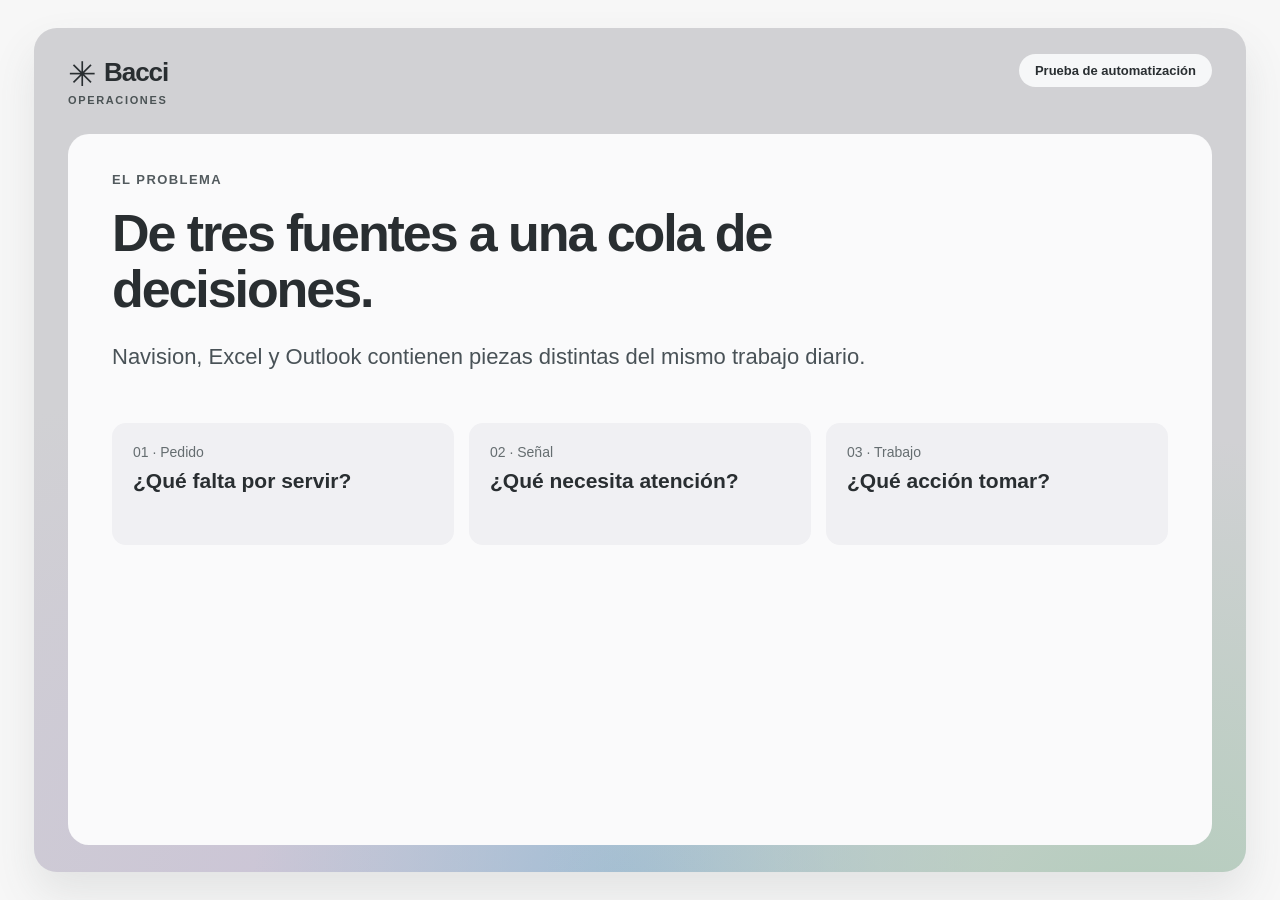
<file: tools/video/slides.html>
<!doctype html>
<html lang="es">
<head>
<meta charset="utf-8"><meta name="viewport" content="width=device-width,initial-scale=1">
<title>Bacci Operaciones · vídeo</title>
<style>
*{box-sizing:border-box}body{width:1280px;height:720px;margin:0;background:#f7f7f7;font-family:"Segoe UI",Arial,sans-serif;color:#292e31}.slide{position:absolute;inset:28px 34px;display:none;padding:26px 34px;border-radius:23px;background:radial-gradient(ellipse at 92% 108%,rgba(177,204,186,.93),transparent 39%),radial-gradient(ellipse at 49% 105%,rgba(154,186,213,.88),transparent 43%),radial-gradient(ellipse at 19% 101%,rgba(201,192,215,.67),transparent 42%),#d1d1d4;box-shadow:0 22px 44px rgba(82,88,91,.12)}.slide.active{display:block}.top{display:flex;justify-content:space-between;align-items:start}.brand{font-size:26px;font-weight:700;letter-spacing:-.04em}.brand small{font-size:11px;letter-spacing:.15em;font-weight:650;display:block;color:#4b5355}.mark{display:inline-block;font-size:34px;font-weight:400;vertical-align:middle;margin-right:9px}.tag{padding:9px 16px;background:#f6f7f8;border-radius:999px;font-size:13px;font-weight:600}.card{position:absolute;left:34px;right:34px;top:106px;bottom:27px;background:#fafafb;border-radius:21px;padding:36px 44px}.kicker{color:#525a5e;font-size:13px;font-weight:700;letter-spacing:.11em}.card h1{font-size:52px;line-height:1.07;letter-spacing:-.04em;max-width:890px;margin:18px 0 25px}.card p{font-size:22px;line-height:1.35;color:#495257;max-width:890px;margin:0}.lime{display:inline-block;background:#e9f795;border-radius:999px;padding:10px 18px;font-weight:700;color:#303928}.three{display:grid;grid-template-columns:repeat(3,1fr);gap:15px;margin-top:51px}.three div{background:#f0f0f3;border-radius:14px;padding:21px;min-height:122px}.three span{font-size:14px;color:#656d70;display:block}.three strong{font-size:21px;line-height:1.2;display:block;margin-top:8px}.flow{display:flex;gap:10px;align-items:center;margin-top:56px}.flow div{background:#f0f0f3;border-radius:13px;padding:18px 15px;flex:1;text-align:center;font-size:17px;font-weight:700;min-height:76px;display:grid;place-items:center}.flow b{font-size:25px;color:#70825a;font-weight:400}.rule{margin-top:50px;background:#e9f795;border-radius:12px;padding:18px;font-size:21px;font-weight:650}.metric-grid{display:grid;grid-template-columns:repeat(3,1fr);gap:16px;margin-top:36px}.metric{background:#f0f0f3;border-radius:14px;padding:23px}.metric strong{font-size:42px;letter-spacing:-.04em;display:block}.metric span{font-size:15px;color:#555e62}.proof{margin-top:33px;display:grid;grid-template-columns:1fr 1fr;gap:14px;font-size:18px}.proof div{padding:19px 22px;border-radius:12px;background:#f0f5d7}.proof b{display:block;margin-bottom:6px}.small{font-size:14px!important;margin-top:15px!important;color:#5b6265!important}
</style>
</head>
<body>
<section class="slide" data-slide="problem"><div class="top"><div class="brand"><span class="mark">✳</span>Bacci<small>OPERACIONES</small></div><span class="tag">Prueba de automatización</span></div><div class="card"><span class="kicker">EL PROBLEMA</span><h1>De tres fuentes a una cola de decisiones.</h1><p>Navision, Excel y Outlook contienen piezas distintas del mismo trabajo diario.</p><div class="three"><div><span>01 · Pedido</span><strong>¿Qué falta por servir?</strong></div><div><span>02 · Señal</span><strong>¿Qué necesita atención?</strong></div><div><span>03 · Trabajo</span><strong>¿Qué acción tomar?</strong></div></div></div></section>
<section class="slide" data-slide="method"><div class="top"><div class="brand"><span class="mark">✳</span>Bacci<small>OPERACIONES</small></div><span class="tag">Método y decisiones</span></div><div class="card"><span class="kicker">PROCESO</span><h1>Un caso claro, con evidencia y límites.</h1><p>Cada línea conserva su origen y cada correo se incorpora una sola vez por identificador.</p><div class="flow"><div>Exportación ERP</div><b>→</b><div>Correo único</div><b>→</b><div>Cruce auditable</div><b>→</b><div>Acción humana</div></div><div class="rule">El correo solicita. El ERP confirma. La persona decide.</div></div></section>
<section class="slide" data-slide="validation"><div class="top"><div class="brand"><span class="mark">✳</span>Bacci<small>OPERACIONES</small></div><span class="tag">Validación ejecutada</span></div><div class="card"><span class="kicker">RESULTADOS</span><h1>Repetible con muestra y datos completos.</h1><div class="metric-grid"><div class="metric"><strong>40/40</strong><span>oráculos esperados = obtenidos</span></div><div class="metric"><strong>0</strong><span>mensajes añadidos al repetir</span></div><div class="metric"><strong>~9 s</strong><span>por pasada completa en este equipo</span></div></div><div class="proof"><div><b>P-26002</b>La petición pasa de 12/09 a 13/09. El ERP no cambia.</div><div><b>19.400 líneas únicas</b>20.000 filas de pedidos y 4.000 filas de correo procesadas.</div></div><p class="small">Tiempo observado en esta máquina; no representa un SLA de producción.</p></div></section>
<section class="slide" data-slide="close"><div class="top"><div class="brand"><span class="mark">✳</span>Bacci<small>OPERACIONES</small></div><span class="tag">Prototipo local</span></div><div class="card"><span class="kicker">SIGUIENTE ETAPA</span><h1>La operación diaria, más simple y verificable.</h1><p>La cola ya orienta al equipo. Stock, logística, contactos autorizados y escritura en el ERP permanecen bajo control humano.</p><div class="rule">github.com/guillemarcos14/bacci-prueba-automatizacion</div></div></section>
<script>const key=new URLSearchParams(location.search).get('slide')||'problem';document.querySelector(`[data-slide="${key}"]`)?.classList.add('active');</script>
</body>
</html>
</file>
